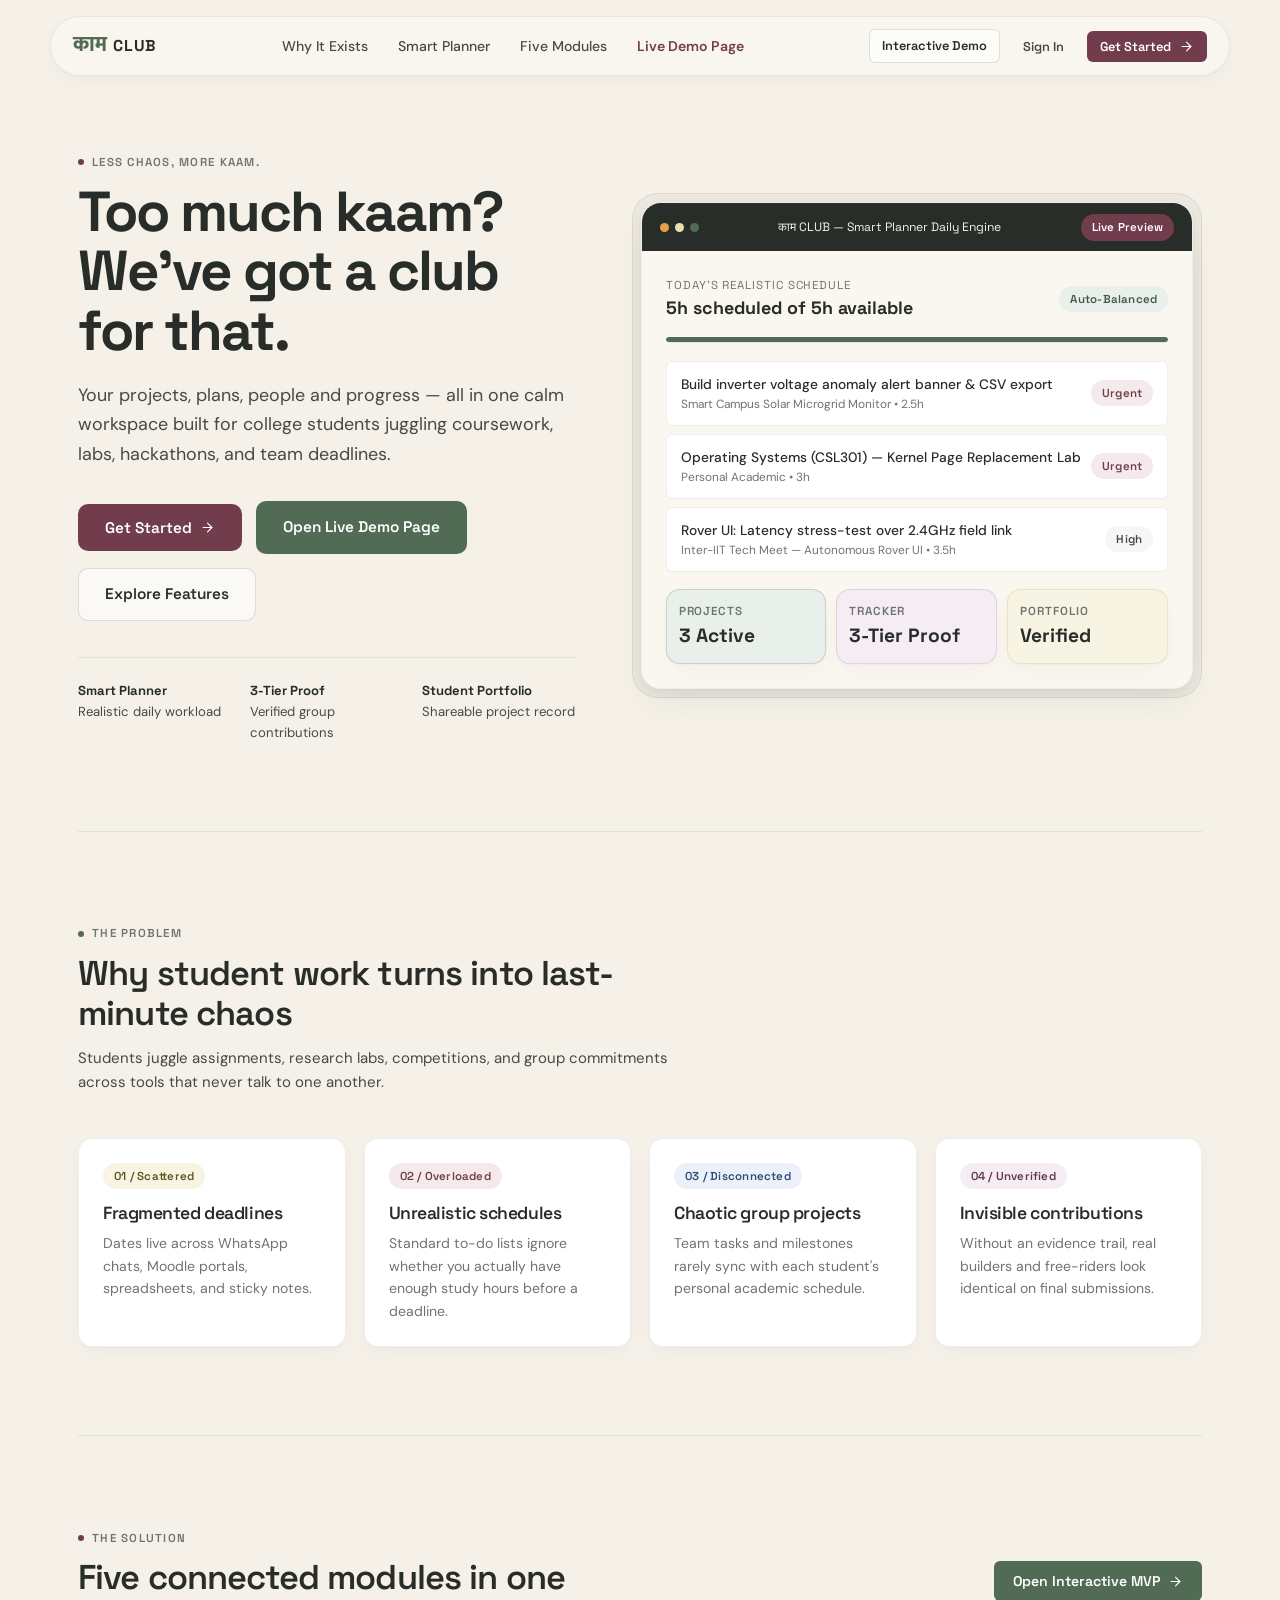
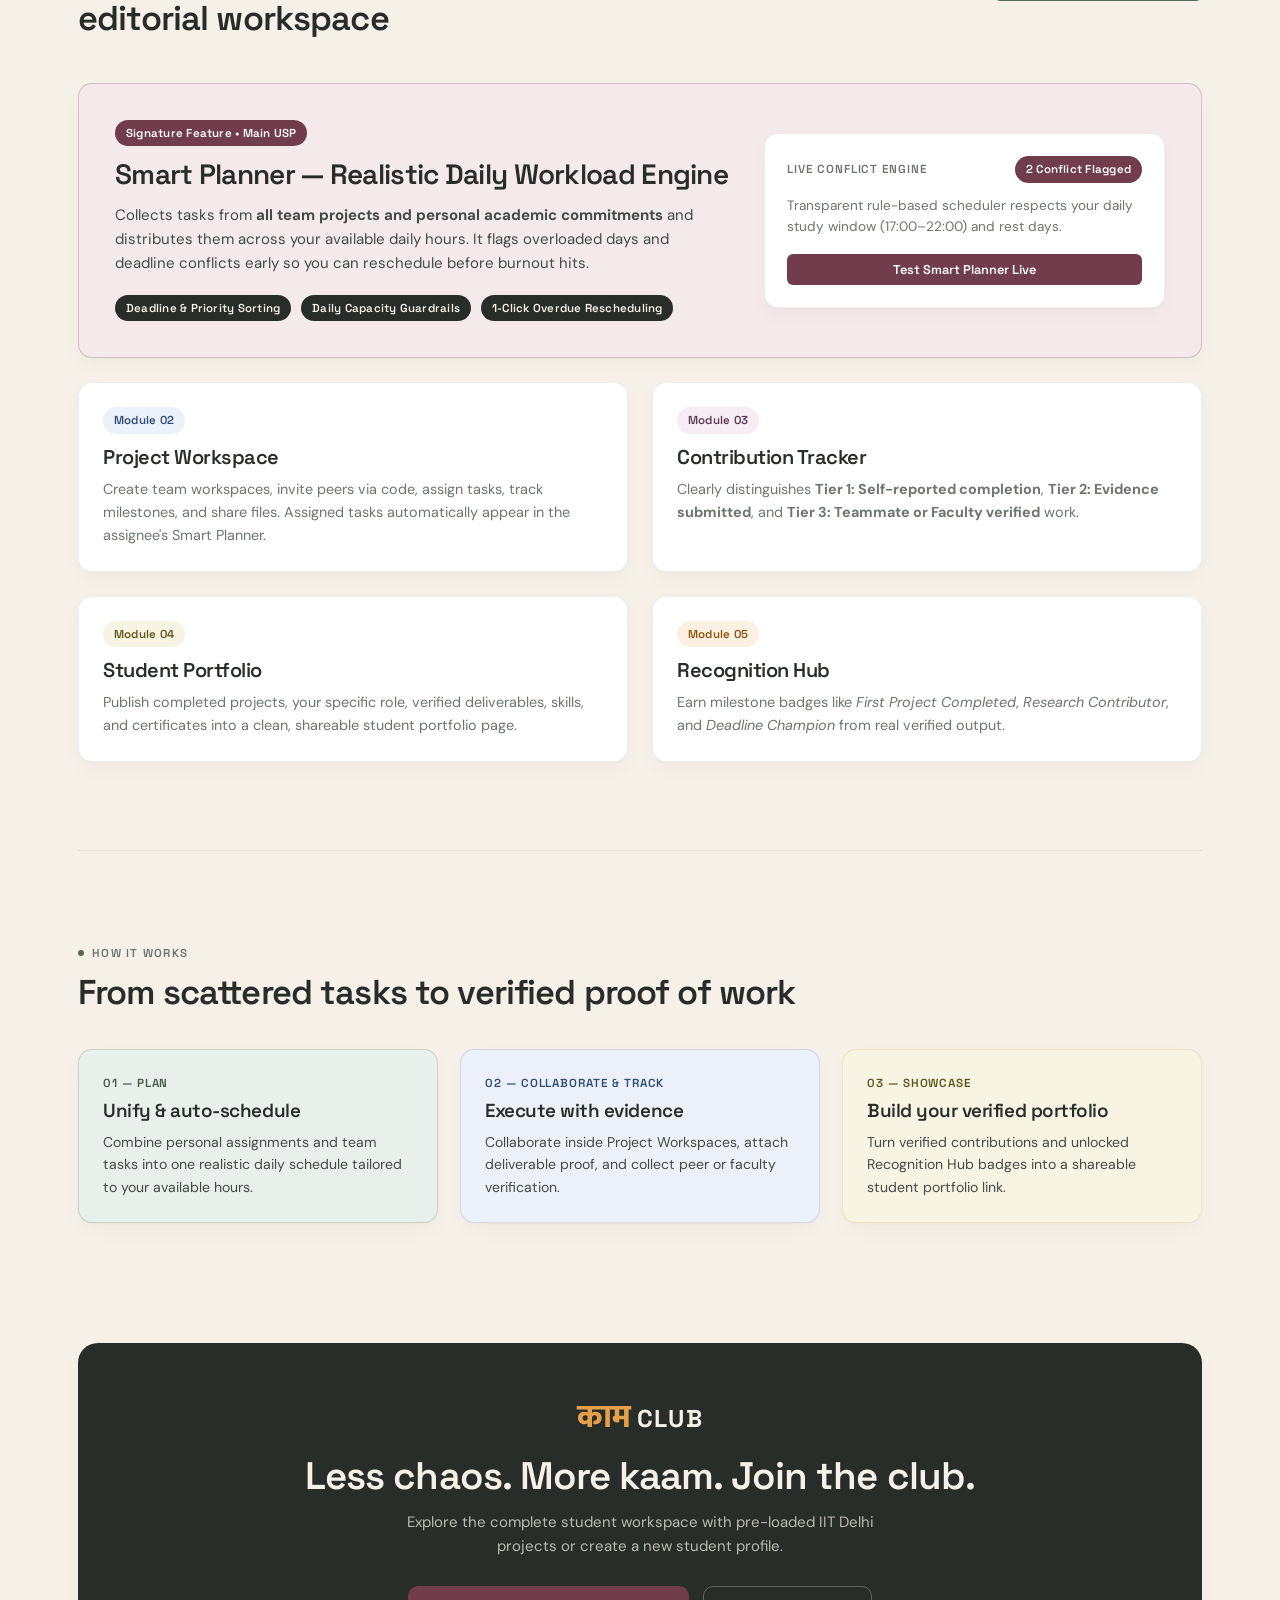
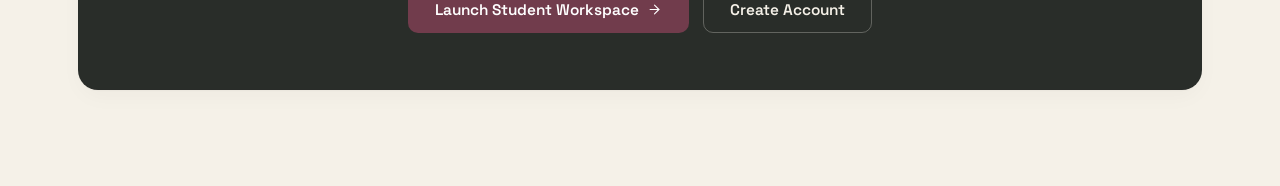
<file: index.html>
<!DOCTYPE html>
<html lang="en">
<head>
  <meta charset="UTF-8" />
  <meta name="viewport" content="width=device-width, initial-scale=1.0" />
  <title>काम CLUB — Less chaos, more kaam.</title>
  <!-- Google Fonts: Mukta (Devanagari), Space Grotesk (Headings), DM Sans (Body) -->
  <link rel="preconnect" href="https://fonts.googleapis.com">
  <link rel="preconnect" href="https://fonts.gstatic.com" crossorigin>
  <link href="https://fonts.googleapis.com/css2?family=DM+Sans:ital,opsz,wght@0,9..40,400..700;1,9..40,400..700&family=Mukta:wght@700;800&family=Space+Grotesk:wght@500;600;700&display=swap" rel="stylesheet">
  <link rel="stylesheet" href="styles.css" />
</head>
<body>
  <div id="app"></div>
  <div id="modal-root"></div>
  <div id="toast-root" class="toast-container"></div>
  <script src="app.js"></script>
</body>
</html>
</file>
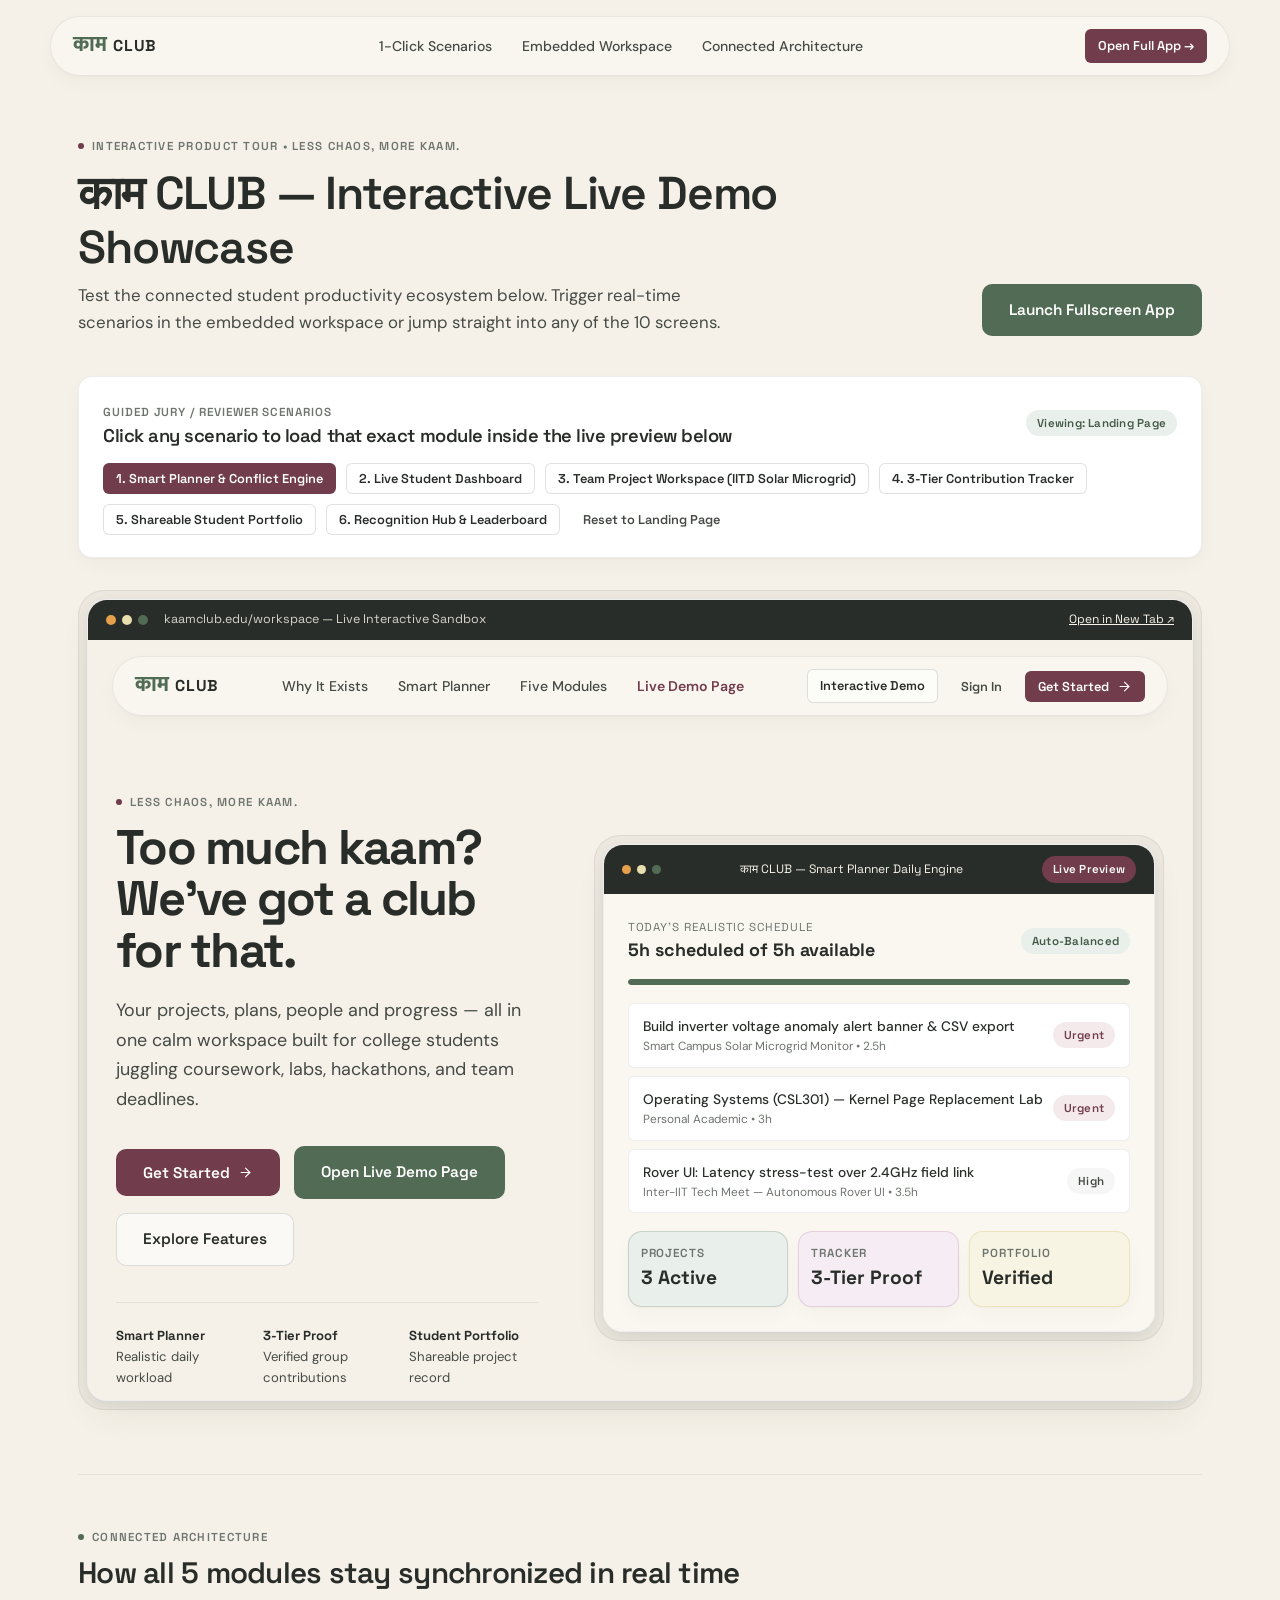
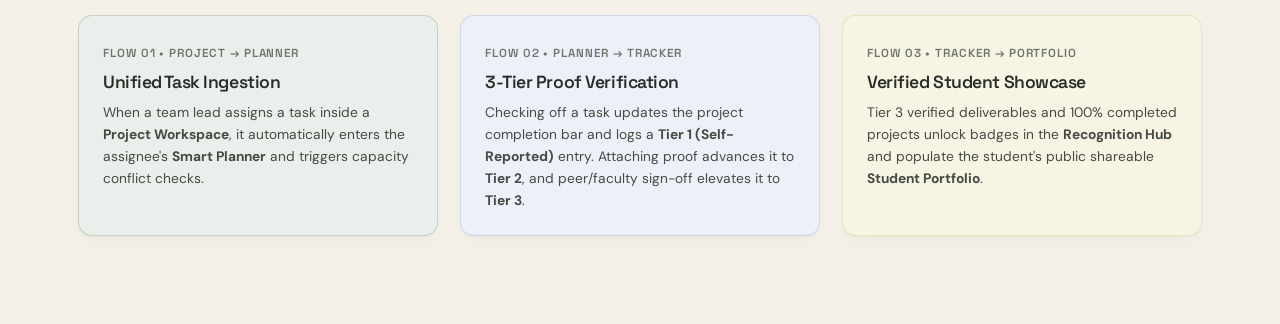
<file: demo.html>
<!DOCTYPE html>
<html lang="en">
<head>
  <meta charset="UTF-8" />
  <meta name="viewport" content="width=device-width, initial-scale=1.0" />
  <title>काम CLUB — Interactive Live Demo & Architecture Showcase</title>
  <link rel="preconnect" href="https://fonts.googleapis.com">
  <link rel="preconnect" href="https://fonts.gstatic.com" crossorigin>
  <link href="https://fonts.googleapis.com/css2?family=DM+Sans:ital,opsz,wght@0,9..40,400..700;1,9..40,400..700&family=Mukta:wght@700;800&family=Space+Grotesk:wght@500;600;700&display=swap" rel="stylesheet">
  <link rel="stylesheet" href="styles.css" />
</head>
<body>
  <div class="landing-header-wrap">
    <header class="landing-nav">
      <a href="index.html" class="brand-wordmark">
        <span class="deva">काम</span><span class="club">CLUB</span>
      </a>
      <nav class="landing-nav-links">
        <a href="#interactive-scenarios">1-Click Scenarios</a>
        <a href="#live-workspace">Embedded Workspace</a>
        <a href="#connected-flow">Connected Architecture</a>
      </nav>
      <div class="flex-row">
        <a href="index.html" class="btn btn-berry btn-sm">Open Full App →</a>
      </div>
    </header>
  </div>

  <div class="landing-container">
    <!-- Hero -->
    <section style="padding: 56px 0 40px;">
      <div class="eyebrow">
        <span class="eyebrow-dot berry"></span>
        <span>Interactive Product Tour • Less chaos, more kaam.</span>
      </div>
      <div class="flex-between" style="flex-wrap:wrap; gap:20px; align-items:flex-end;">
        <div>
          <h1 style="font-size:clamp(2.1rem, 3.6vw, 3.1rem); max-width:740px;">
            काम CLUB — Interactive Live Demo Showcase
          </h1>
          <p style="color:var(--deep-ink-80); font-size:1.05rem; max-width:650px; margin-top:8px;">
            Test the connected student productivity ecosystem below. Trigger real-time scenarios in the embedded workspace or jump straight into any of the 10 screens.
          </p>
        </div>
        <div class="flex-row" style="flex-wrap:wrap;">
          <a href="index.html" class="btn btn-primary btn-lg">Launch Fullscreen App</a>
        </div>
      </div>
    </section>

    <!-- 1-Click Scenario Triggers -->
    <section id="interactive-scenarios" style="padding-bottom: 32px;">
      <div class="card card-white" style="padding: 22px 24px;">
        <div class="flex-between" style="flex-wrap:wrap; gap:14px; margin-bottom:16px;">
          <div>
            <span class="stat-label">GUIDED JURY / REVIEWER SCENARIOS</span>
            <h3 style="font-size:1.15rem; margin-top:2px;">Click any scenario to load that exact module inside the live preview below</h3>
          </div>
          <span class="badge badge-herb" id="active-scenario-badge">Viewing: Landing Page</span>
        </div>

        <div style="display:flex; flex-wrap:wrap; gap:10px;">
          <button class="btn btn-berry btn-sm" onclick="runDemoScenario('planner', 'Smart Planner (Signature USP)')">
            1. Smart Planner & Conflict Engine
          </button>
          <button class="btn btn-outline btn-sm" onclick="runDemoScenario('dashboard', 'Live Student Dashboard')">
            2. Live Student Dashboard
          </button>
          <button class="btn btn-outline btn-sm" onclick="runDemoScenario('workspace', '6-Tab Project Workspace')">
            3. Team Project Workspace (IITD Solar Microgrid)
          </button>
          <button class="btn btn-outline btn-sm" onclick="runDemoScenario('contributions', '3-Tier Contribution Tracker')">
            4. 3-Tier Contribution Tracker
          </button>
          <button class="btn btn-outline btn-sm" onclick="runDemoScenario('portfolio', 'Verified Student Portfolio')">
            5. Shareable Student Portfolio
          </button>
          <button class="btn btn-outline btn-sm" onclick="runDemoScenario('recognition', 'Recognition Hub & Badges')">
            6. Recognition Hub & Leaderboard
          </button>
          <button class="btn btn-ghost btn-sm" onclick="runDemoScenario('landing', 'Editorial Landing Page')">
            Reset to Landing Page
          </button>
        </div>
      </div>
    </section>

    <!-- Embedded Live Interactive Workspace Frame -->
    <section id="live-workspace" style="padding-bottom: 64px;">
      <div class="bezel-shell">
        <div class="bezel-core">
          <div style="background:var(--deep-ink); color:var(--warm-paper); padding:10px 18px; display:flex; align-items:center; justify-content:space-between; font-size:0.78rem; font-family:var(--font-heading);">
            <div class="flex-row" style="gap:6px;">
              <span style="width:10px;height:10px;border-radius:50%;background:var(--burnt-apricot);display:inline-block;"></span>
              <span style="width:10px;height:10px;border-radius:50%;background:var(--butter-yellow);display:inline-block;"></span>
              <span style="width:10px;height:10px;border-radius:50%;background:var(--herb-green);display:inline-block;"></span>
              <span style="margin-left:10px; opacity:0.85;">kaamclub.edu/workspace — Live Interactive Sandbox</span>
            </div>
            <a href="index.html" style="color:var(--warm-paper); text-decoration:underline; font-size:0.75rem;">Open in New Tab ↗</a>
          </div>
          <iframe
            id="demo-iframe"
            src="index.html"
            title="काम CLUB Live Interactive App"
            style="width:100%; height:760px; border:none; display:block; background:var(--warm-paper);"
          ></iframe>
        </div>
      </div>
    </section>

    <!-- Connected Ecosystem Architecture Summary -->
    <section id="connected-flow" class="landing-section" style="padding-top:48px;">
      <div class="eyebrow"><span class="eyebrow-dot"></span><span>Connected Architecture</span></div>
      <h2 style="font-size:1.85rem; margin-bottom:24px;">How all 5 modules stay synchronized in real time</h2>
      <div class="grid-3">
        <div class="card card-herb">
          <span class="stat-label">FLOW 01 • PROJECT → PLANNER</span>
          <h3 style="font-size:1.1rem; margin:8px 0;">Unified Task Ingestion</h3>
          <p style="font-size:0.86rem; color:var(--deep-ink-80);">
            When a team lead assigns a task inside a <strong>Project Workspace</strong>, it automatically enters the assignee's <strong>Smart Planner</strong> and triggers capacity conflict checks.
          </p>
        </div>
        <div class="card card-blue">
          <span class="stat-label">FLOW 02 • PLANNER → TRACKER</span>
          <h3 style="font-size:1.1rem; margin:8px 0;">3-Tier Proof Verification</h3>
          <p style="font-size:0.86rem; color:var(--deep-ink-80);">
            Checking off a task updates the project completion bar and logs a <strong>Tier 1 (Self-Reported)</strong> entry. Attaching proof advances it to <strong>Tier 2</strong>, and peer/faculty sign-off elevates it to <strong>Tier 3</strong>.
          </p>
        </div>
        <div class="card card-butter">
          <span class="stat-label">FLOW 03 • TRACKER → PORTFOLIO</span>
          <h3 style="font-size:1.1rem; margin:8px 0;">Verified Student Showcase</h3>
          <p style="font-size:0.86rem; color:var(--deep-ink-80);">
            Tier 3 verified deliverables and 100% completed projects unlock badges in the <strong>Recognition Hub</strong> and populate the student's public shareable <strong>Student Portfolio</strong>.
          </p>
        </div>
      </div>
    </section>
  </div>

  <script>
    function runDemoScenario(viewName, label) {
      const iframe = document.getElementById('demo-iframe');
      const badge = document.getElementById('active-scenario-badge');
      if (badge) badge.textContent = 'Viewing: ' + label;
      if (iframe && iframe.contentWindow) {
        if (viewName === 'landing') {
          iframe.contentWindow.navigate('landing');
        } else {
          iframe.contentWindow.demoLogin(viewName);
        }
      }
    }
  </script>
</body>
</html>
</file>
<file: styles.css>
/* काम CLUB — Editorial Minimalism & Fluid Motion Design System */
:root {
  /* Approved Brand Palette */
  --warm-paper: #F5F1E8;
  --warm-paper-elevated: #FAF7F0;
  --warm-paper-subtle: #EDE7DA;
  --pure-surface: #FFFFFF;

  --deep-ink: #292D29;
  --deep-ink-80: #454A45;
  --deep-ink-50: #6E746E;
  --deep-ink-20: rgba(41, 45, 41, 0.14);
  --deep-ink-10: rgba(41, 45, 41, 0.08);
  --deep-ink-05: rgba(41, 45, 41, 0.04);

  --herb-green: #526B55;
  --herb-green-hover: #435946;
  --herb-green-tint: #E9EFEA;

  --berry-wine: #713C4C;
  --berry-wine-hover: #5C2F3D;
  --berry-wine-tint: #F4EAEB;

  --burnt-apricot: #E6A04B;
  --burnt-apricot-tint: #FBF1E3;

  --lilac-milk: #D9BBD0;
  --lilac-milk-tint: #F5EDF3;

  --powder-blue: #B9C9E5;
  --powder-blue-tint: #ECF1F9;

  --butter-yellow: #E8DFAE;
  --butter-yellow-tint: #F7F4E3;

  /* Editorial Geometry & Motion Tokens */
  --radius-xs: 6px;
  --radius-sm: 10px;
  --radius-md: 14px;
  --radius-lg: 20px;
  --radius-pill: 9999px;

  --ease-out-expo: cubic-bezier(0.16, 1, 0.3, 1);
  --ease-spring: cubic-bezier(0.32, 0.72, 0, 1);

  --shadow-ambient: 0 1px 2px rgba(41, 45, 41, 0.03), 0 8px 24px -4px rgba(41, 45, 41, 0.04);
  --shadow-hover: 0 4px 12px rgba(41, 45, 41, 0.05), 0 16px 36px -6px rgba(41, 45, 41, 0.08);
  --shadow-modal: 0 24px 64px -12px rgba(41, 45, 41, 0.18);

  --font-devanagari: 'Mukta', 'Hind', sans-serif;
  --font-heading: 'Space Grotesk', sans-serif;
  --font-body: 'DM Sans', -apple-system, BlinkMacSystemFont, sans-serif;
}

* {
  box-sizing: border-box;
  margin: 0;
  padding: 0;
}

html {
  scroll-behavior: smooth;
}

body {
  background-color: var(--warm-paper);
  color: var(--deep-ink);
  font-family: var(--font-body);
  font-size: 15px;
  line-height: 1.6;
  -webkit-font-smoothing: antialiased;
  -moz-osx-font-smoothing: grayscale;
  min-height: 100dvh;
  overflow-x: hidden;
}

/* Subtle paper grain fixed layer for editorial texture */
body::before {
  content: "";
  position: fixed;
  inset: 0;
  pointer-events: none;
  z-index: 999;
  opacity: 0.022;
  background-image: radial-gradient(var(--deep-ink) 0.55px, transparent 0.55px);
  background-size: 16px 16px;
}

/* Keyframe Animations */
@keyframes fadeSlideUp {
  from {
    opacity: 0;
    transform: translateY(14px);
  }
  to {
    opacity: 1;
    transform: translateY(0);
  }
}

@keyframes scaleIn {
  from {
    opacity: 0;
    transform: scale(0.96) translateY(8px);
  }
  to {
    opacity: 1;
    transform: scale(1) translateY(0);
  }
}

@keyframes pulseDot {
  0%, 100% { transform: scale(1); opacity: 1; }
  50% { transform: scale(1.35); opacity: 0.65; }
}

.animate-in {
  opacity: 0;
  animation: fadeSlideUp 0.55s var(--ease-out-expo) forwards;
  animation-delay: calc(var(--stagger, 0) * 55ms);
}

.reveal-on-scroll {
  opacity: 0;
  transform: translateY(18px);
  transition: opacity 0.65s var(--ease-out-expo), transform 0.65s var(--ease-out-expo);
}

.reveal-on-scroll.is-visible {
  opacity: 1;
  transform: translateY(0);
}

/* Brand Wordmark */
.brand-wordmark {
  display: inline-flex;
  align-items: baseline;
  gap: 6px;
  text-decoration: none;
  user-select: none;
  cursor: pointer;
  transition: transform 0.25s var(--ease-out-expo);
}
.brand-wordmark:hover {
  transform: translateY(-1px);
}
.brand-wordmark .deva {
  font-family: var(--font-devanagari);
  font-weight: 800;
  font-size: 1.42em;
  line-height: 1;
  color: var(--herb-green);
}
.brand-wordmark .club {
  font-family: var(--font-heading);
  font-weight: 700;
  font-size: 1.05em;
  letter-spacing: 0.05em;
  color: var(--deep-ink);
}

/* Typography Hierarchy */
h1, h2, h3, h4, .font-heading {
  font-family: var(--font-heading);
  letter-spacing: -0.025em;
  color: var(--deep-ink);
  line-height: 1.18;
  font-weight: 600;
}

.eyebrow {
  display: inline-flex;
  align-items: center;
  gap: 8px;
  font-family: var(--font-heading);
  font-size: 0.72rem;
  font-weight: 600;
  text-transform: uppercase;
  letter-spacing: 0.11em;
  color: var(--deep-ink-50);
  margin-bottom: 10px;
}

.eyebrow-dot {
  width: 6px;
  height: 6px;
  border-radius: 50%;
  background-color: var(--herb-green);
  display: inline-block;
}
.eyebrow-dot.berry {
  background-color: var(--berry-wine);
  animation: pulseDot 2.4s infinite var(--ease-out-expo);
}

/* SVG Icons */
.icon-svg {
  width: 17px;
  height: 17px;
  stroke: currentColor;
  stroke-width: 1.75;
  stroke-linecap: round;
  stroke-linejoin: round;
  fill: none;
  flex-shrink: 0;
}

/* Buttons with Tactile Physics */
.btn {
  display: inline-flex;
  align-items: center;
  justify-content: center;
  gap: 8px;
  font-family: var(--font-heading);
  font-weight: 600;
  font-size: 0.88rem;
  padding: 10px 18px;
  border-radius: var(--radius-xs);
  border: 1px solid transparent;
  cursor: pointer;
  transition: transform 0.22s var(--ease-spring), background-color 0.22s var(--ease-out-expo), border-color 0.22s var(--ease-out-expo), box-shadow 0.22s var(--ease-out-expo);
  text-decoration: none;
  white-space: nowrap;
}
.btn:active {
  transform: scale(0.97);
}
.btn-sm {
  padding: 6px 12px;
  font-size: 0.8rem;
}
.btn-lg {
  padding: 13px 26px;
  font-size: 0.96rem;
  border-radius: var(--radius-sm);
}

.btn-primary {
  background-color: var(--herb-green);
  color: #FFFFFF;
}
.btn-primary:hover {
  background-color: var(--herb-green-hover);
  transform: translateY(-1px);
  box-shadow: 0 6px 16px -4px rgba(82, 107, 85, 0.35);
}

.btn-berry {
  background-color: var(--berry-wine);
  color: #FFFFFF;
}
.btn-berry:hover {
  background-color: var(--berry-wine-hover);
  transform: translateY(-1px);
  box-shadow: 0 6px 16px -4px rgba(113, 60, 76, 0.35);
}

.btn-outline {
  background-color: rgba(255, 255, 255, 0.55);
  border-color: var(--deep-ink-20);
  color: var(--deep-ink);
}
.btn-outline:hover {
  background-color: var(--pure-surface);
  border-color: var(--deep-ink-50);
  transform: translateY(-1px);
}

.btn-ghost {
  background-color: transparent;
  color: var(--deep-ink-80);
}
.btn-ghost:hover {
  background-color: var(--deep-ink-05);
  color: var(--deep-ink);
}

/* Minimalist Editorial Tags & Badges */
.badge {
  display: inline-flex;
  align-items: center;
  gap: 5px;
  padding: 3px 10px;
  border-radius: var(--radius-pill);
  font-size: 0.72rem;
  font-weight: 600;
  font-family: var(--font-heading);
  letter-spacing: 0.02em;
  border: 1px solid transparent;
}
.badge-herb {
  background-color: var(--herb-green-tint);
  color: var(--herb-green-hover);
}
.badge-berry {
  background-color: var(--berry-wine);
  color: #FFFFFF;
}
.badge-berry-soft {
  background-color: var(--berry-wine-tint);
  color: var(--berry-wine);
}
.badge-apricot {
  background-color: var(--burnt-apricot-tint);
  color: #8B530E;
}
.badge-lilac {
  background-color: var(--lilac-milk-tint);
  color: #5C3752;
}
.badge-blue {
  background-color: var(--powder-blue-tint);
  color: #2E4B75;
}
.badge-butter {
  background-color: var(--butter-yellow-tint);
  color: #5E541B;
}
.badge-ink {
  background-color: var(--deep-ink);
  color: var(--warm-paper);
}
.badge-subtle {
  background-color: var(--deep-ink-05);
  color: var(--deep-ink-80);
}

/* Uncluttered Cards & Double-Bezel Editorial Containers */
.card {
  background-color: var(--warm-paper-elevated);
  border: 1px solid var(--deep-ink-10);
  border-radius: var(--radius-md);
  padding: 24px;
  box-shadow: var(--shadow-ambient);
  transition: transform 0.28s var(--ease-out-expo), box-shadow 0.28s var(--ease-out-expo), border-color 0.28s var(--ease-out-expo);
}
.card-interactive {
  cursor: pointer;
}
.card-interactive:hover {
  transform: translateY(-2px);
  box-shadow: var(--shadow-hover);
  border-color: var(--deep-ink-20);
}

.card-white {
  background-color: var(--pure-surface);
}
.card-lilac {
  background-color: var(--lilac-milk-tint);
  border-color: rgba(217, 187, 208, 0.55);
}
.card-blue {
  background-color: var(--powder-blue-tint);
  border-color: rgba(185, 201, 229, 0.6);
}
.card-butter {
  background-color: var(--butter-yellow-tint);
  border-color: rgba(232, 223, 174, 0.7);
}
.card-herb {
  background-color: var(--herb-green-tint);
  border-color: rgba(82, 107, 85, 0.22);
}
.card-berry {
  background-color: var(--berry-wine-tint);
  border-color: rgba(113, 60, 76, 0.25);
}

/* Double Bezel Showcase Frame */
.bezel-shell {
  background-color: rgba(41, 45, 41, 0.04);
  border: 1px solid var(--deep-ink-10);
  padding: 8px;
  border-radius: calc(var(--radius-lg) + 6px);
}
.bezel-core {
  background-color: var(--pure-surface);
  border: 1px solid var(--deep-ink-10);
  border-radius: var(--radius-lg);
  overflow: hidden;
  box-shadow: var(--shadow-hover);
}

/* Clean Metric Card */
.stat-card {
  padding: 20px 22px;
  display: flex;
  flex-direction: column;
  justify-content: space-between;
  gap: 8px;
}
.stat-label {
  font-family: var(--font-heading);
  font-size: 0.73rem;
  font-weight: 600;
  text-transform: uppercase;
  letter-spacing: 0.08em;
  color: var(--deep-ink-50);
}
.stat-value {
  font-family: var(--font-heading);
  font-size: 2rem;
  font-weight: 700;
  letter-spacing: -0.03em;
  line-height: 1.1;
  color: var(--deep-ink);
}
.stat-meta {
  font-size: 0.8rem;
  color: var(--deep-ink-50);
}

/* Inputs */
.form-group {
  display: flex;
  flex-direction: column;
  gap: 6px;
  margin-bottom: 16px;
}
.form-label {
  font-size: 0.78rem;
  font-weight: 600;
  color: var(--deep-ink-80);
  font-family: var(--font-heading);
  letter-spacing: 0.01em;
}
.form-input, .form-select, .form-textarea {
  width: 100%;
  padding: 10px 13px;
  border-radius: var(--radius-xs);
  border: 1px solid var(--deep-ink-20);
  background-color: var(--pure-surface);
  color: var(--deep-ink);
  font-family: var(--font-body);
  font-size: 0.9rem;
  transition: border-color 0.2s var(--ease-out-expo), box-shadow 0.2s var(--ease-out-expo);
}
.form-input:focus, .form-select:focus, .form-textarea:focus {
  outline: none;
  border-color: var(--herb-green);
  box-shadow: 0 0 0 3px rgba(82, 107, 85, 0.14);
}

/* Floating Editorial Navbar (Landing Page) */
.landing-header-wrap {
  position: sticky;
  top: 16px;
  z-index: 40;
  padding: 0 24px;
  margin-top: 16px;
}
.landing-nav {
  max-width: 1180px;
  margin: 0 auto;
  display: flex;
  align-items: center;
  justify-content: space-between;
  padding: 12px 22px;
  border: 1px solid var(--deep-ink-10);
  border-radius: var(--radius-pill);
  background-color: rgba(250, 247, 240, 0.86);
  backdrop-filter: blur(14px);
  -webkit-backdrop-filter: blur(14px);
  box-shadow: var(--shadow-ambient);
}
.landing-nav-links {
  display: flex;
  align-items: center;
  gap: 30px;
}
.landing-nav-links a {
  color: var(--deep-ink-80);
  text-decoration: none;
  font-weight: 500;
  font-size: 0.88rem;
  transition: color 0.2s ease;
}
.landing-nav-links a:hover {
  color: var(--berry-wine);
}

.landing-container {
  max-width: 1180px;
  margin: 0 auto;
  padding: 0 28px;
}

.landing-section {
  padding: 88px 0;
  border-top: 1px solid var(--deep-ink-10);
}

.hero-section {
  padding: 72px 0 88px;
  display: grid;
  grid-template-columns: 1.05fr 1.15fr;
  gap: 56px;
  align-items: center;
}

.hero-headline {
  font-size: clamp(2.5rem, 4.4vw, 3.85rem);
  font-weight: 700;
  line-height: 1.06;
  letter-spacing: -0.035em;
  margin-bottom: 20px;
}

.hero-subtext {
  font-size: 1.12rem;
  color: var(--deep-ink-80);
  margin-bottom: 32px;
  max-width: 500px;
  line-height: 1.65;
}

/* APPLICATION SHELL (POST-LOGIN) */
.app-shell {
  display: grid;
  grid-template-columns: 268px 1fr;
  min-height: 100dvh;
}

.app-sidebar {
  background-color: #EFEAE0;
  border-right: 1px solid var(--deep-ink-10);
  display: flex;
  flex-direction: column;
  justify-content: space-between;
  padding: 24px 16px;
  position: sticky;
  top: 0;
  height: 100dvh;
  overflow-y: auto;
}

.sidebar-brand {
  padding: 2px 12px 20px;
  margin-bottom: 12px;
  border-bottom: 1px solid var(--deep-ink-10);
}
.sidebar-tagline {
  font-size: 0.73rem;
  color: var(--deep-ink-50);
  margin-top: 3px;
  font-family: var(--font-heading);
}

.sidebar-nav {
  display: flex;
  flex-direction: column;
  gap: 3px;
}

.nav-item {
  display: flex;
  align-items: center;
  justify-content: space-between;
  padding: 9px 12px;
  border-radius: var(--radius-xs);
  color: var(--deep-ink-80);
  font-family: var(--font-heading);
  font-weight: 500;
  font-size: 0.87rem;
  cursor: pointer;
  border: none;
  background: transparent;
  text-align: left;
  width: 100%;
  transition: all 0.2s var(--ease-out-expo);
}
.nav-item-left {
  display: flex;
  align-items: center;
  gap: 10px;
  min-width: 0;
}
.nav-item:hover {
  background-color: var(--deep-ink-05);
  color: var(--deep-ink);
  transform: translateX(2px);
}
.nav-item.active {
  background-color: var(--berry-wine);
  color: #FFFFFF;
  font-weight: 600;
  box-shadow: 0 4px 12px -2px rgba(113, 60, 76, 0.28);
}
.nav-item.active .nav-badge {
  background-color: rgba(255, 255, 255, 0.2);
  color: #FFFFFF;
}
.nav-badge {
  font-size: 0.7rem;
  font-weight: 600;
  padding: 1px 7px;
  border-radius: var(--radius-pill);
  background-color: var(--deep-ink-10);
  color: var(--deep-ink-80);
}

.app-main {
  display: flex;
  flex-direction: column;
  min-width: 0;
}

.app-topbar {
  height: 64px;
  padding: 0 32px;
  border-bottom: 1px solid var(--deep-ink-10);
  display: flex;
  align-items: center;
  justify-content: space-between;
  background-color: rgba(245, 241, 232, 0.85);
  backdrop-filter: blur(12px);
  -webkit-backdrop-filter: blur(12px);
  position: sticky;
  top: 0;
  z-index: 25;
}

.app-content {
  padding: 28px 32px 64px;
  width: 100%;
  max-width: 100%;
  margin: 0;
}

.page-header {
  display: flex;
  align-items: flex-end;
  justify-content: space-between;
  flex-wrap: wrap;
  gap: 20px;
  margin-bottom: 32px;
  padding-bottom: 20px;
  border-bottom: 1px solid var(--deep-ink-10);
}

.page-title {
  font-size: 2rem;
  font-weight: 700;
  letter-spacing: -0.03em;
}
.page-subtitle {
  color: var(--deep-ink-50);
  font-size: 0.94rem;
  margin-top: 4px;
  max-width: 620px;
}

/* Grids & Layout Rhythm */
.grid-2 {
  display: grid;
  grid-template-columns: repeat(2, 1fr);
  gap: 24px;
}
.grid-3 {
  display: grid;
  grid-template-columns: repeat(3, 1fr);
  gap: 22px;
}
.grid-4 {
  display: grid;
  grid-template-columns: repeat(4, 1fr);
  gap: 18px;
}
.grid-asymmetric {
  display: grid;
  grid-template-columns: 1.55fr 1fr;
  gap: 28px;
  align-items: start;
}

.flex-between {
  display: flex;
  align-items: center;
  justify-content: space-between;
  gap: 12px;
}
.flex-row {
  display: flex;
  align-items: center;
  gap: 10px;
}

/* Progress Bar */
.progress-track {
  width: 100%;
  height: 6px;
  background-color: var(--deep-ink-10);
  border-radius: var(--radius-pill);
  overflow: hidden;
}
.progress-fill {
  height: 100%;
  background-color: var(--herb-green);
  border-radius: var(--radius-pill);
  transition: width 0.55s var(--ease-out-expo);
}
.progress-fill.berry {
  background-color: var(--berry-wine);
}

/* Pill Tabs Bar */
.tabs-bar {
  display: inline-flex;
  flex-wrap: wrap;
  gap: 4px;
  background-color: var(--warm-paper-subtle);
  padding: 4px;
  border-radius: var(--radius-sm);
  border: 1px solid var(--deep-ink-10);
}
.tab-btn {
  padding: 7px 15px;
  border-radius: calc(var(--radius-sm) - 3px);
  border: none;
  background: transparent;
  font-family: var(--font-heading);
  font-size: 0.82rem;
  font-weight: 600;
  color: var(--deep-ink-80);
  cursor: pointer;
  transition: all 0.2s var(--ease-out-expo);
}
.tab-btn:hover {
  color: var(--deep-ink);
}
.tab-btn.active {
  background-color: var(--pure-surface);
  color: var(--deep-ink);
  box-shadow: 0 1px 3px rgba(41, 45, 41, 0.08);
}

/* Clean, Uncluttered Task Row with Progressive Disclosure */
.task-list {
  display: flex;
  flex-direction: column;
  gap: 8px;
}

.task-item {
  background-color: var(--pure-surface);
  border: 1px solid var(--deep-ink-10);
  border-radius: var(--radius-sm);
  padding: 13px 16px;
  transition: transform 0.22s var(--ease-out-expo), box-shadow 0.22s var(--ease-out-expo), border-color 0.22s var(--ease-out-expo);
}
.task-item:hover {
  border-color: var(--deep-ink-20);
  box-shadow: var(--shadow-ambient);
  transform: translateY(-1px);
}
.task-item.urgent-conflict {
  border-left: 3.5px solid var(--berry-wine);
  background-color: #FDFBFC;
}

.task-main-line {
  display: flex;
  align-items: center;
  justify-content: space-between;
  gap: 14px;
}

.task-left {
  display: flex;
  align-items: center;
  gap: 12px;
  min-width: 0;
  flex: 1;
}

/* Custom Animated Checkbox */
.task-check-btn {
  width: 20px;
  height: 20px;
  border-radius: 6px;
  border: 1.5px solid var(--deep-ink-50);
  background-color: transparent;
  display: inline-flex;
  align-items: center;
  justify-content: center;
  cursor: pointer;
  flex-shrink: 0;
  color: transparent;
  transition: all 0.2s var(--ease-spring);
}
.task-check-btn:hover {
  border-color: var(--herb-green);
  transform: scale(1.06);
}
.task-check-btn.checked {
  background-color: var(--herb-green);
  border-color: var(--herb-green);
  color: #FFFFFF;
}

.task-title {
  font-weight: 500;
  font-size: 0.93rem;
  color: var(--deep-ink);
  cursor: pointer;
  white-space: nowrap;
  overflow: hidden;
  text-overflow: ellipsis;
}
.task-title.done {
  text-decoration: line-through;
  color: var(--deep-ink-50);
}

.task-meta-pills {
  display: flex;
  align-items: center;
  gap: 8px;
  flex-shrink: 0;
}

.task-actions {
  display: flex;
  align-items: center;
  gap: 4px;
  opacity: 0.55;
  transition: opacity 0.18s ease;
}
.task-item:hover .task-actions {
  opacity: 1;
}

.task-drawer {
  margin-top: 12px;
  padding-top: 12px;
  border-top: 1px dashed var(--deep-ink-10);
  font-size: 0.84rem;
  color: var(--deep-ink-80);
  animation: fadeSlideUp 0.25s var(--ease-out-expo) forwards;
}

/* Modal & Toast */
.modal-backdrop {
  position: fixed;
  inset: 0;
  background-color: rgba(41, 45, 41, 0.42);
  backdrop-filter: blur(4px);
  -webkit-backdrop-filter: blur(4px);
  display: flex;
  align-items: center;
  justify-content: center;
  z-index: 100;
  padding: 20px;
  animation: fadeSlideUp 0.2s var(--ease-out-expo);
}
.modal-box {
  background-color: var(--warm-paper-elevated);
  border: 1px solid var(--deep-ink-20);
  border-radius: var(--radius-lg);
  max-width: 540px;
  width: 100%;
  max-height: 90dvh;
  overflow-y: auto;
  padding: 28px;
  box-shadow: var(--shadow-modal);
  animation: scaleIn 0.28s var(--ease-spring);
}

.toast-container {
  position: fixed;
  bottom: 24px;
  right: 24px;
  z-index: 150;
  display: flex;
  flex-direction: column;
  gap: 10px;
}
.toast {
  background-color: var(--deep-ink);
  color: var(--warm-paper);
  padding: 12px 18px;
  border-radius: var(--radius-sm);
  font-family: var(--font-heading);
  font-size: 0.84rem;
  box-shadow: var(--shadow-modal);
  border-left: 3.5px solid var(--herb-green);
  display: flex;
  align-items: center;
  gap: 10px;
  animation: scaleIn 0.25s var(--ease-spring);
}
.toast.berry {
  border-left-color: var(--berry-wine);
}

/* Notification Popover */
.notif-dropdown {
  position: absolute;
  top: 52px;
  right: 0;
  width: 340px;
  background-color: var(--pure-surface);
  border: 1px solid var(--deep-ink-20);
  border-radius: var(--radius-md);
  box-shadow: var(--shadow-modal);
  z-index: 80;
  padding: 16px;
  animation: scaleIn 0.22s var(--ease-spring);
}

.mobile-menu-btn {
  display: none;
}

@media (max-width: 960px) {
  .hero-section,
  .grid-asymmetric,
  .grid-3,
  .grid-4,
  .grid-2 {
    grid-template-columns: 1fr;
  }
  .landing-nav-links {
    display: none;
  }
  .app-shell {
    grid-template-columns: 1fr;
  }
  .app-sidebar {
    position: fixed;
    left: -270px;
    top: 0;
    bottom: 0;
    width: 256px;
    z-index: 90;
    transition: left 0.3s var(--ease-out-expo);
  }
  .app-sidebar.open {
    left: 0;
  }
  .mobile-menu-btn {
    display: inline-flex;
  }
  .app-content {
    padding: 24px 18px 48px;
  }
  .app-topbar {
    padding: 0 18px;
  }
  .task-main-line {
    flex-wrap: wrap;
  }
}
</file>
